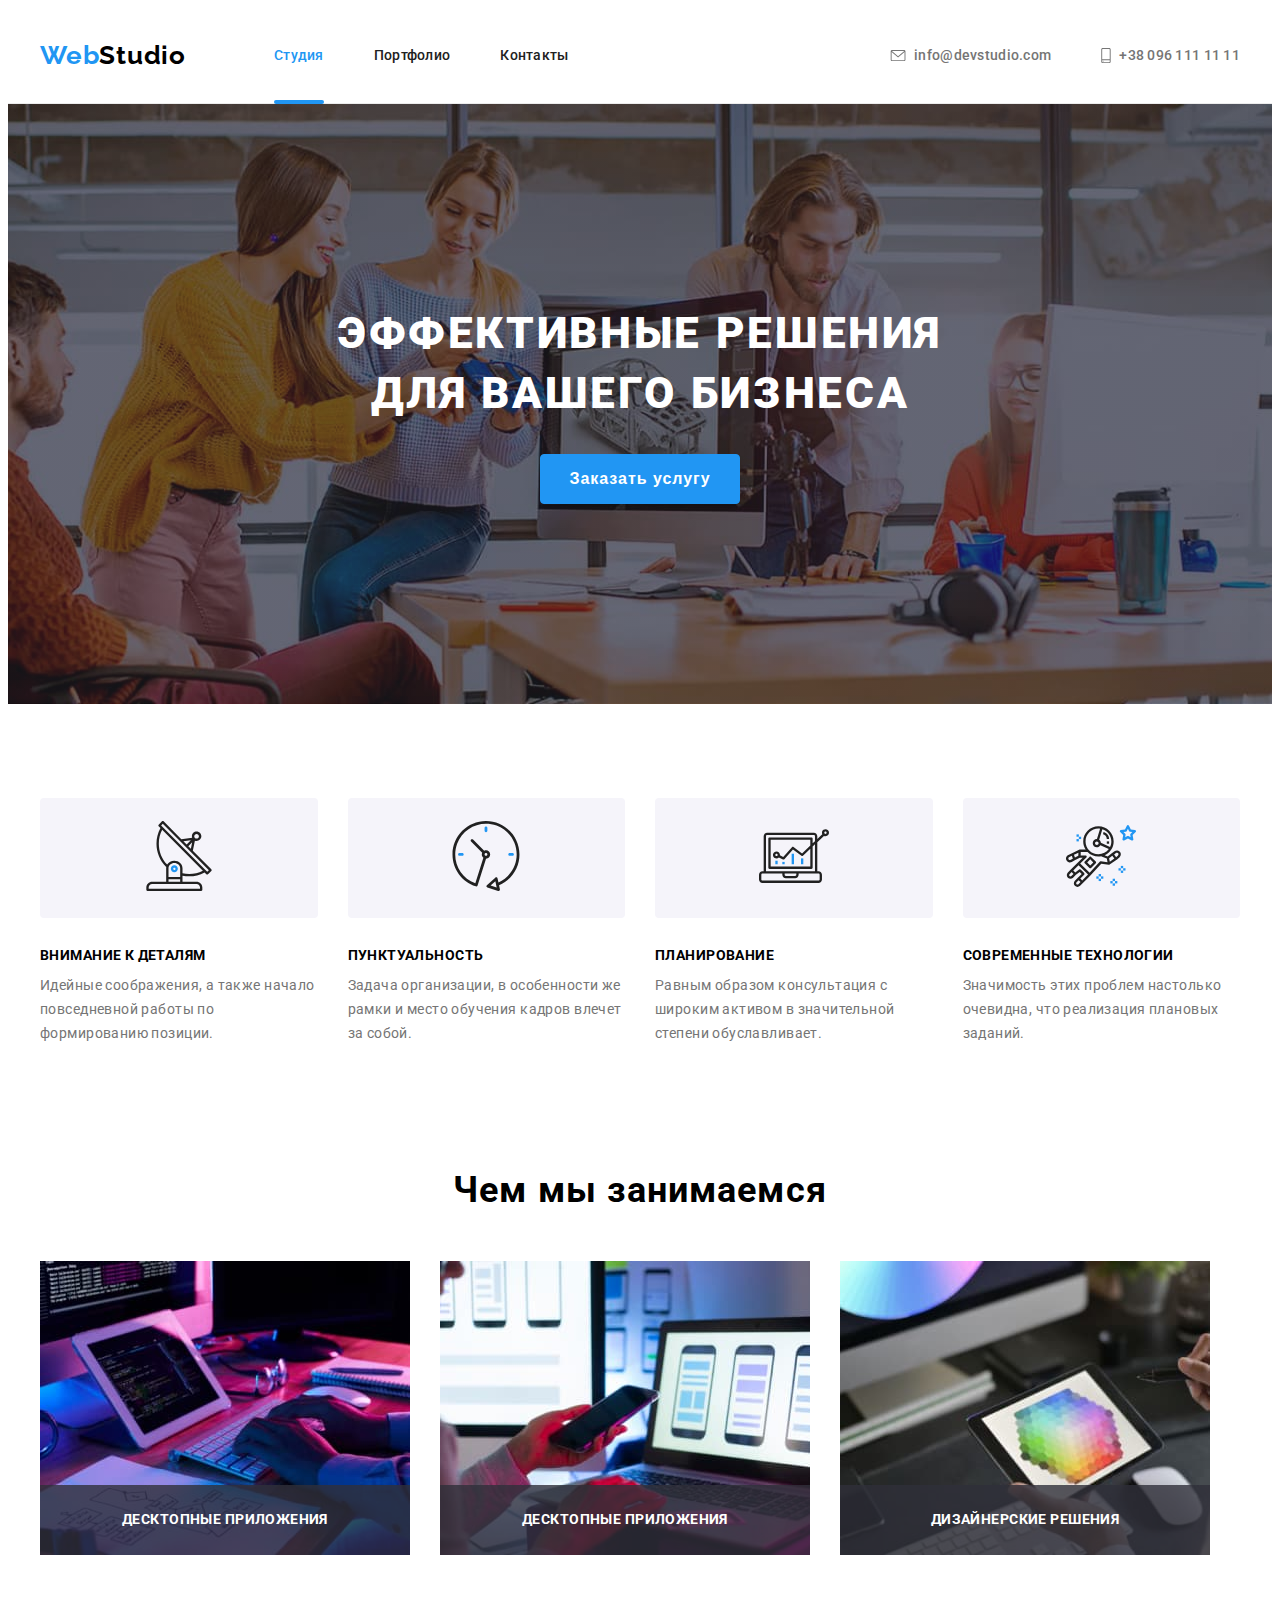
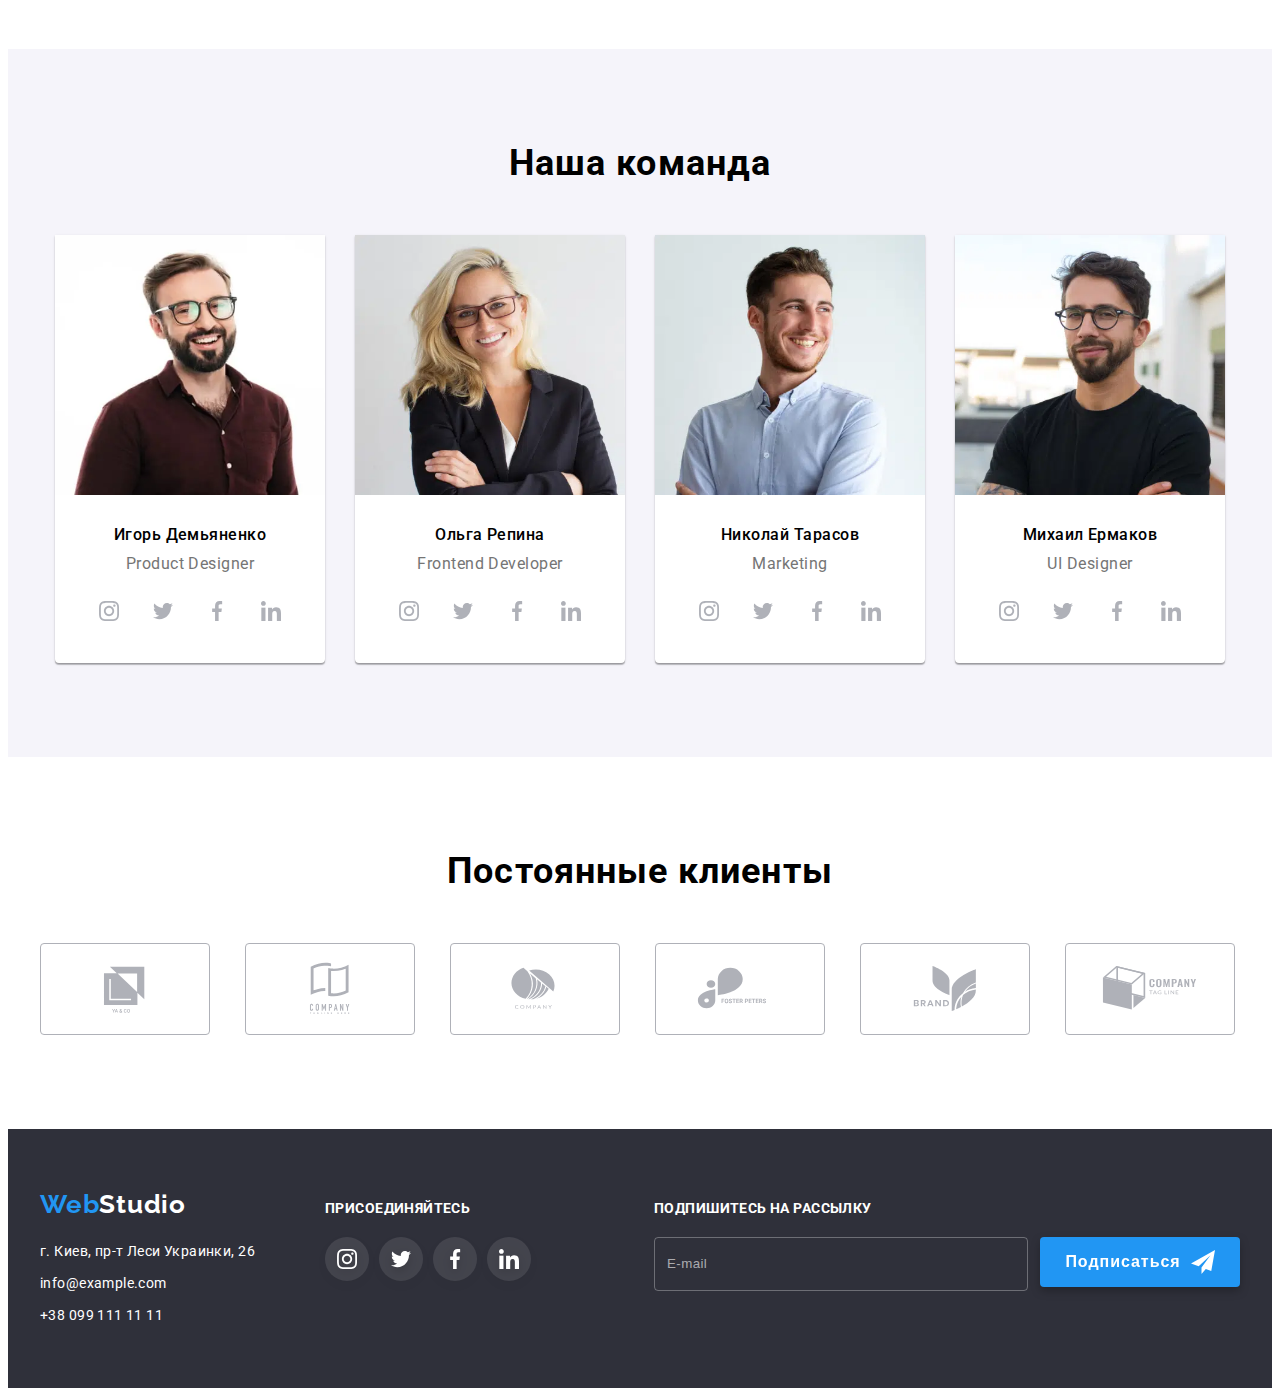
<file: index.html>
<!DOCTYPE html>
<html lang="ru">
  <head>
    <meta charset="UTF-8" />
    <meta http-equiv="X-UA-Compatible" content="IE=edge" />
    <meta name="viewport" content="width=device-width, initial-scale=1.0" />
    <title>Вэб студия</title>
    <link rel="preconnect" href="https://fonts.googleapis.com" />
    <link rel="preconnect" href="https://fonts.gstatic.com" crossorigin />
    <link
      href="https://fonts.googleapis.com/css2?family=Raleway:wght@700&family=Roboto:wght@400;500;700;900&display=swap"
      rel="stylesheet"
    />
    <link
      rel="stylesheet"
      href="https://cdnjs.cloudflare.com/ajax/libs/modern-normalize/1.1.0/modern-normalize.min.css"
      integrity="sha512-wpPYUAdjBVSE4KJnH1VR1HeZfpl1ub8YT/NKx4PuQ5NmX2tKuGu6U/JRp5y+Y8XG2tV+wKQpNHVUX03MfMFn9Q=="
      crossorigin="anonymous"
      referrerpolicy="no-referrer"
    />
    <link rel="stylesheet" href="./css/main.min.css" />
  </head>
  <!-- Body -->
  <body class="body">
    <!-- HEADER -->

    <header class="page-header">
      <div class="container page-header__container">
        <nav class="navigation">
          <a class="logo" href="" lang="en"><span class="logo__web">Web</span>Studio</a>
          <ul class="menu">
            <li class="menu__item">
              <a class="menu__link menu__link_active" href="index.html">Студия</a>
            </li>

            <li class="menu__item"><a class="menu__link" href="./portfolio.html">Портфолио</a></li>

            <li class="menu__item"><a class="menu__link" href="address">Контакты</a></li>
          </ul>
        </nav>
        <button type="button" class="mobile-menu-open-btn" data-menu-open>
          <svg class="mobile-menu-open-btn__icon" width="40" height="40">
            <use href="./imegs/icons.svg/sprite.svg#icon-burger"></use>
          </svg>
        </button>

        <ul class="menu-contacts">
          <li class="menu-contacts__item">
            <a class="menu-contacts__link" href="mailto:info@devstudio.com">
              <svg class="menu-contacts__icon" width="16" height="12">
                <use href="./imegs/icons.svg/sprite.svg#icon-mail"></use></svg
              >info@devstudio.com</a
            >
          </li>

          <li class="menu-contacts__item">
            <a class="menu-contacts__link" href="tel:+380961111111"
              ><svg class="menu-contacts__icon" width="10" height="16">
                <use href="./imegs/icons.svg/sprite.svg#icon-smartphone"></use>
              </svg>
              +38 096 111 11 11</a
            >
          </li>
        </ul>
      </div>
    </header>

    <main>
      <!-- Hero -->

      <section class="hero">
        <div class="container title-order-btn">
          <h1 class="hero__title">ЭФФЕКТИВНЫЕ РЕШЕНИЯ ДЛЯ ВАШЕГО БИЗНЕСА</h1>
          <button class="hero__modal-button" type="button" data-modal-open>Заказать услугу</button>
        </div>
      </section>

      <!-- /Hero -->

      <!-- Peculiarities -->

      <section class="section">
        <div class="container">
          <h2 class="visually-hidden">Особенности</h2>

          <ul class="peculiarities__list">
            <li class="peculiarities__item">
              <div class="peculiarities__container">
                <a href="" class="peculiarities__link">
                  <svg class="peculiarities__icon" width="70" height="70">
                    <use href="./imegs/icons.svg/sprite.svg#icon-antenna"></use>
                  </svg>
                </a>
              </div>
              <h3 class="peculiarities__title">Внимание к деталям</h3>
              <p class="peculiarities__description">
                Идейные соображения, а также начало повседневной работы по формированию позиции.
              </p>
            </li>
            <li class="peculiarities__item">
              <div class="peculiarities__container">
                <a href="" class="peculiarities__link">
                  <svg class="peculiarities__icon" width="70" height="70">
                    <use href="./imegs/icons.svg/sprite.svg#icon-clock"></use>
                  </svg>
                </a>
              </div>
              <h3 class="peculiarities__title">Пунктуальность</h3>
              <p class="peculiarities__description">
                Задача организации, в особенности же рамки и место обучения кадров влечет за собой.
              </p>
            </li>
            <li class="peculiarities__item">
              <div class="peculiarities__container">
                <a href="" class="peculiarities__link">
                  <svg class="peculiarities__icon" width="70" height="70">
                    <use href="./imegs/icons.svg/sprite.svg#icon-diagram"></use>
                  </svg>
                </a>
              </div>
              <h3 class="peculiarities__title">Планирование</h3>
              <p class="peculiarities__description">
                Равным образом консультация с широким активом в значительной степени обуславливает.
              </p>
            </li>
            <li class="peculiarities__item">
              <div class="peculiarities__container">
                <a href="" class="peculiarities__link">
                  <svg class="peculiarities__icon" width="70" height="70">
                    <use href="./imegs/icons.svg/sprite.svg#icon-astronaut"></use>
                  </svg>
                </a>
              </div>
              <h3 class="peculiarities__title">Современные технологии</h3>
              <p class="peculiarities__description">
                Значимость этих проблем настолько очевидна, что реализация плановых заданий.
              </p>
            </li>
          </ul>
        </div>
      </section>

      <!-- Services -->

      <section class="services section">
        <div class="container">
          <h2 class="section__description">Чем мы занимаемся</h2>
          <ul class="services__container">
            <li class="services__foto">
              <div class="services__applications">
                <img
                  srcset="
                    ./imegs/services/distop/distop.jpg    1x,
                    ./imegs/services/distop/distop@2x.jpg 2x
                  "
                  src="./imegs/gallery/gallery-img-1.jpg"
                  alt="набор текста"
                  width="370"
                  height="294"
                />
                <p class="services__text">Десктопные приложения</p>
              </div>
            </li>
            <li class="services__foto">
              <div class="services__applications">
                <img
                  srcset="./imegs/services/mob/img.jpg 1x, ./imegs/services/mob/img@2x.jpg 2x"
                  src="./imegs/gallery/gallery-img-2.jpg"
                  alt="телефон и ноутбук"
                  width="370"
                  height="294"
                />
                <p class="services__text">Десктопные приложения</p>
              </div>
            </li>
            <li class="services__foto">
              <div class="services__applications">
                <img
                  srcset="./imegs/services/disain/img.jpg 1x, ./imegs/services/disain/img@2x.jpg 2x"
                  src="./imegs/gallery/gallery-img-3.jpg"
                  alt="гамма цветов"
                  width="370"
                  height="294"
                />
                <p class="services__text">Дизайнерские решения</p>
              </div>
            </li>
          </ul>
        </div>
      </section>

      <!-- /Services -->

      <!-- Team -->

      <section class="team section">
        <div class="container">
          <h2 class="section__description">Наша команда</h2>
          <ul class="team-container">
            <li class="team-foto">
              <picture>
                <source
                  srcset="
                    ./imegs/team/destop/igor/img.webp    1x,
                    ./imegs/team/destop/igor/img@2x.webp 2x
                  "
                  media="(min-width: 1200px)"
                  type="image/webp"
                />
                <source
                  srcset="
                    ./imegs/team/destop/igor/img.jpg    1x,
                    ./imegs/team/destop/igor/img@2x.jpg 2x
                  "
                  media="(min-width: 1200px)"
                />
                <source
                  srcset="
                    ./imegs/team/destop/igor/img.webp    1x,
                    ./imegs/team/destop/igor/img@2x.webp 2x
                  "
                  media="(min-width: 768px)"
                  type="image/webp"
                />
                <source
                  srcset="
                    ./imegs/team/destop/igor/img.jpg    1x,
                    ./imegs/team/destop/igor/img@2x.jpg 2x
                  "
                  media="(min-width: 768px)"
                />
                <source
                  srcset="
                    ./imegs/team/destop/igor/img.webp    1x,
                    ./imegs/team/destop/igor/img@2x.webp 2x
                  "
                  media="(max-width: 767px)"
                  type="image/webp"
                />
                <source
                  srcset="
                    ./imegs/team/destop/igor/img.jpg    1x,
                    ./imegs/team/destop/igor/img@2x.jpg 2x
                  "
                  media="(max-width: 767px)"
                />
                <img
                  src="./imegs/gallery-2/gallery-2-img-1.jpg"
                  alt="Игорь Демьяненко"
                  class="team-img"
                />
              </picture>

              <div class="team-employe">
                <h3 class="team-name">Игорь Демьяненко</h3>
                <p class="team-responsibilities" lang="en">Product Designer</p>
                <ul class="team-list">
                  <li class="team-item">
                    <a href="" class="team-link">
                      <svg class="team-icon" width="20" height="20">
                        <use href="./imegs/icons.svg/sprite.svg#icon-instagram"></use>
                      </svg>
                    </a>
                  </li>
                  <li class="team-item">
                    <a href="" class="team-link">
                      <svg class="team-icon" width="20" height="20">
                        <use href="./imegs/icons.svg/sprite.svg#icon-twitter"></use>
                      </svg>
                    </a>
                  </li>
                  <li class="team-item">
                    <a href="" class="team-link">
                      <svg class="team-icon" width="20" height="20">
                        <use href="./imegs/icons.svg/sprite.svg#icon-facebook"></use>
                      </svg>
                    </a>
                  </li>
                  <li class="team-item">
                    <a href="" class="team-link">
                      <svg class="team-icon" width="20" height="20">
                        <use href="./imegs/icons.svg/sprite.svg#icon-linkedin"></use>
                      </svg>
                    </a>
                  </li>
                </ul>
              </div>
            </li>

            <li class="team-foto">
              <picture>
                <source
                  srcset="
                    ./imegs/team/destop/olga/img.webp    1x,
                    ./imegs/team/destop/olga/img@2x.webp 2x
                  "
                  media="(min-width: 1200px)"
                  type="image/webp"
                />
                <source
                  srcset="
                    ./imegs/team/destop/olga/img.jpg    1x,
                    ./imegs/team/destop/olga/img@2x.jpg 2x
                  "
                  media="(min-width: 1200px)"
                />
                <source
                  srcset="
                    ./imegs/team/destop/olga/img.webp    1x,
                    ./imegs/team/destop/olga/img@2x.webp 2x
                  "
                  media="(min-width: 768px)"
                  type="image/webp"
                />
                <source
                  srcset="
                    ./imegs/team/destop/olga/img.jpg    1x,
                    ./imegs/team/destop/olga/img@2x.jpg 2x
                  "
                  media="(min-width: 768px)"
                />
                <source
                  srcset="
                    ./imegs/team/destop/olga/img.webp    1x,
                    ./imegs/team/destop/olga/img@2x.webp 2x
                  "
                  media="(max-width: 767px)"
                  type="image/webp"
                />
                <source
                  srcset="
                    ./imegs/team/destop/olga/img.jpg    1x,
                    ./imegs/team/destop/olga/img@2x.jpg 2x
                  "
                  media="(max-width: 767px)"
                />
                <img
                  src="./imegs/gallery-2/gallery-2-img-2.jpg"
                  alt="Ольга Репина"
                  class="team-img"
                />
              </picture>

              <div class="team-employe">
                <h3 class="team-name">Ольга Репина</h3>
                <p class="team-responsibilities" lang="en">Frontend Developer</p>
                <ul class="team-list">
                  <li class="team-item">
                    <a href="" class="team-link">
                      <svg class="team-icon" width="20" height="20">
                        <use href="./imegs/icons.svg/sprite.svg#icon-instagram"></use>
                      </svg>
                    </a>
                  </li>
                  <li class="team-item">
                    <a href="" class="team-link">
                      <svg class="team-icon" width="20" height="20">
                        <use href="./imegs/icons.svg/sprite.svg#icon-twitter"></use>
                      </svg>
                    </a>
                  </li>
                  <li class="team-item">
                    <a href="" class="team-link">
                      <svg class="team-icon" width="20" height="20">
                        <use href="./imegs/icons.svg/sprite.svg#icon-facebook"></use>
                      </svg>
                    </a>
                  </li>
                  <li class="team-item">
                    <a href="" class="team-link">
                      <svg class="team-icon" width="20" height="20">
                        <use href="./imegs/icons.svg/sprite.svg#icon-linkedin"></use>
                      </svg>
                    </a>
                  </li>
                </ul>
              </div>
            </li>

            <li class="team-foto">
              <picture>
                <source
                  srcset="
                    ./imegs/team/destop/nikola/img.webp    1x,
                    ./imegs/team/destop/nikola/img@2x.webp 2x
                  "
                  media="(min-width: 1200px)"
                  type="image/webp"
                />
                <source
                  srcset="
                    ./imegs/team/destop/nikola/img.jpg    1x,
                    ./imegs/team/destop/nikola/img@2x.jpg 2x
                  "
                  media="(min-width: 1200px)"
                />
                <source
                  srcset="
                    ./imegs/team/destop/nikola/img.webp    1x,
                    ./imegs/team/destop/nikola/img@2x.webp 2x
                  "
                  media="(min-width: 768px)"
                  type="image/webp"
                />
                <source
                  srcset="
                    ./imegs/team/destop/nikola/img.jpg    1x,
                    ./imegs/team/destop/nikola/img@2x.jpg 2x
                  "
                  media="(min-width: 768px)"
                />
                <source
                  srcset="
                    ./imegs/team/destop/nikola/img.webp    1x,
                    ./imegs/team/destop/nikola/img@2x.webp 2x
                  "
                  media="(max-width: 767px)"
                  type="image/webp"
                />
                <source
                  srcset="
                    ./imegs/team/destop/nikola/img.jpg    1x,
                    ./imegs/team/destop/nikola/img@2x.jpg 2x
                  "
                  media="(max-width: 767px)"
                />
                <img
                  src="./imegs/gallery-2/gallery-2-img-3.jpg"
                  alt="Николай Тарасов"
                  class="team-img"
                />
              </picture>

              <div class="team-employe">
                <h3 class="team-name">Николай Тарасов</h3>
                <p class="team-responsibilities" lang="en">Marketing</p>
                <ul class="team-list">
                  <li class="team-item">
                    <a href="" class="team-link">
                      <svg class="team-icon" width="20" height="20">
                        <use href="./imegs/icons.svg/sprite.svg#icon-instagram"></use>
                      </svg>
                    </a>
                  </li>
                  <li class="team-item">
                    <a href="" class="team-link">
                      <svg class="team-icon" width="20" height="20">
                        <use href="./imegs/icons.svg/sprite.svg#icon-twitter"></use>
                      </svg>
                    </a>
                  </li>
                  <li class="team-item">
                    <a href="" class="team-link">
                      <svg class="team-icon" width="20" height="20">
                        <use href="./imegs/icons.svg/sprite.svg#icon-facebook"></use>
                      </svg>
                    </a>
                  </li>
                  <li class="team-item">
                    <a href="" class="team-link">
                      <svg class="team-icon" width="20" height="20">
                        <use href="./imegs/icons.svg/sprite.svg#icon-linkedin"></use>
                      </svg>
                    </a>
                  </li>
                </ul>
              </div>
            </li>

            <li class="team-foto">
              <picture>
                <source
                  srcset="
                    ./imegs/team/destop/mihal/img.webp    1x,
                    ./imegs/team/destop/mihal/img@2x.webp 2x
                  "
                  media="(min-width: 1200px)"
                  type="image/webp"
                />
                <source
                  srcset="
                    ./imegs/team/destop/mihal/img.jpg    1x,
                    ./imegs/team/destop/mihal/img@2x.jpg 2x
                  "
                  media="(min-width: 1200px)"
                />
                <source
                  srcset="
                    ./imegs/team/destop/mihal/img.webp    1x,
                    ./imegs/team/destop/mihal/img@2x.webp 2x
                  "
                  media="(min-width: 768px)"
                  type="image/webp"
                />
                <source
                  srcset="
                    ./imegs/team/destop/mihal/img.jpg    1x,
                    ./imegs/team/destop/mihal/img@2x.jpg 2x
                  "
                  media="(min-width: 768px)"
                />
                <source
                  srcset="
                    ./imegs/team/destop/mihal/img.webp    1x,
                    ./imegs/team/destop/mihal/img@2x.webp 2x
                  "
                  media="(max-width: 767px)"
                  type="image/webp"
                />
                <source
                  srcset="
                    ./imegs/team/destop/mihal/img.jpg    1x,
                    ./imegs/team/destop/mihal/img@2x.jpg 2x
                  "
                  media="(max-width: 767px)"
                />
                <img
                  src="./imegs/gallery-2/gallery-2-img-4.jpg"
                  alt="Михаил Ермаков"
                  class="team-img"
                />
              </picture>

              <div class="team-employe">
                <h3 class="team-name">Михаил Ермаков</h3>
                <p class="team-responsibilities" lang="en">UI Designer</p>
                <ul class="team-list">
                  <li class="team-item">
                    <a href="" class="team-link">
                      <svg class="team-icon" width="20" height="20">
                        <use href="./imegs/icons.svg/sprite.svg#icon-instagram"></use>
                      </svg>
                    </a>
                  </li>
                  <li class="team-item">
                    <a href="" class="team-link">
                      <svg class="team-icon" width="20" height="20">
                        <use href="./imegs/icons.svg/sprite.svg#icon-twitter"></use>
                      </svg>
                    </a>
                  </li>
                  <li class="team-item">
                    <a href="" class="team-link">
                      <svg class="team-icon" width="20" height="20">
                        <use href="./imegs/icons.svg/sprite.svg#icon-facebook"></use>
                      </svg>
                    </a>
                  </li>
                  <li class="team-item">
                    <a href="" class="team-link">
                      <svg class="team-icon" width="20" height="20">
                        <use href="./imegs/icons.svg/sprite.svg#icon-linkedin"></use>
                      </svg>
                    </a>
                  </li>
                </ul>
              </div>
            </li>
          </ul>
        </div>
      </section>

      <!--/ Team -->

      <!--Regular-customers-->

      <section class="section">
        <div class="container">
          <h2 class="section__description">Постоянные клиенты</h2>
          <ul class="customers">
            <li class="customers-list">
              <a href="" class="customers-link">
                <svg class="customers-icon" width="106" height="60">
                  <use href="./imegs/icons.svg/sprite.svg#icon-yaco"></use>
                </svg>
              </a>
            </li>
            <li class="customers-list">
              <a href="" class="customers-link">
                <svg class="customers-icon" width="106" height="60">
                  <use href="./imegs/icons.svg/sprite.svg#icon-company"></use>
                </svg>
              </a>
            </li>
            <li class="customers-list">
              <a href="" class="customers-link">
                <svg class="customers-icon" width="106" height="60">
                  <use href="./imegs/icons.svg/sprite.svg#icon-comp"></use>
                </svg>
              </a>
            </li>
            <li class="customers-list">
              <a href="" class="customers-link">
                <svg class="customers-icon" width="106" height="60">
                  <use href="./imegs/icons.svg/sprite.svg#icon-foster"></use>
                </svg>
              </a>
            </li>
            <li class="customers-list">
              <a href="" class="customers-link">
                <svg class="customers-icon" width="106" height="60">
                  <use href="./imegs/icons.svg/sprite.svg#icon-brand"></use>
                </svg>
              </a>
            </li>
            <li class="customers-list">
              <a href="" class="customers-link">
                <svg class="customers-icon" width="106" height="60">
                  <use href="./imegs/icons.svg/sprite.svg#icon-tag"></use>
                </svg>
              </a>
            </li>
          </ul>
        </div>
      </section>

      <!--/Regular-customers-->
    </main>

    <!-- Address-footer -->

    <footer class="footer">
      <div class="container address">
        <div class="logo-footer-address">
          <a class="logo logo-footer_theme_dark" href="" lang="en"
            ><span class="logo-footer_theme_dark_web">Web</span>Studio</a
          >

          <address>
            <ul class="list">
              <li class="list__address">
                <a
                  class="list__address-contacts"
                  href="https://www.google.com/maps/place/%D0%B1%D1%83%D0%BB.+%D0%9B%D0%B5%D1%81%D0%B8+%D0%A3%D0%BA%D1%80%D0%B0%D0%B8%D0%BD%D0%BA%D0%B8,+26,+%D0%9A%D0%B8%D0%B5%D0%B2,+%D0%A3%D0%BA%D1%80%D0%B0%D0%B8%D0%BD%D0%B0,+02000/@50.4265807,30.5361918,17z/data=!3m1!4b1!4m5!3m4!1s0x40d4cf0e033ecbe9:0x57a4dffefec77da0!8m2!3d50.4265807!4d30.5383858"
                  target="_blank"
                  rel="noopener noreferrer"
                  >г. Киев, пр-т Леси Украинки, 26</a
                >
              </li>
              <li class="list__address">
                <a class="list__address-contacts" href="mailto:info@example.com"
                  >info@example.com</a
                >
              </li>
              <li class="list__address">
                <a class="list__address-contacts" href="tel:+380991111111">+38 099 111 11 11</a>
              </li>
            </ul>
          </address>
        </div>

        <!--Join -->

        <div class="join">
          <h2 class="join__verb">присоединяйтесь</h2>
          <ul class="join__list list">
            <li class="join__items">
              <a href="" class="join__link">
                <svg class="join__icon" width="20" height="20">
                  <use href="./imegs/icons.svg/sprite.svg#icon-instagram"></use>
                </svg>
              </a>
            </li>
            <li class="join__items">
              <a href="" class="join__link">
                <svg class="join__icon" width="20" height="20">
                  <use href="./imegs/icons.svg/sprite.svg#icon-twitter"></use>
                </svg>
              </a>
            </li>
            <li class="join__items">
              <a href="" class="join__link">
                <svg class="join__icon" width="20" height="20">
                  <use href="./imegs/icons.svg/sprite.svg#icon-facebook"></use>
                </svg>
              </a>
            </li>
            <li class="join__items">
              <a href="" class="join__link">
                <svg class="join__icon" width="20" height="20">
                  <use href="./imegs/icons.svg/sprite.svg#icon-linkedin"></use>
                </svg>
              </a>
            </li>
          </ul>
        </div>

        <!-- /Join -->

        <!--Form-->

        <form class="form-subscription">
          <p class="form-subscription__text">Подпишитесь на рассылку</p>
          <span class="form-subscription__unit">
            <input
              type="email"
              class="form-subscription__email"
              name="e-mail"
              pattern=""
              placeholder="E-mail"
            />
            <span class="form-conteiner">
              <button class="form-subscription__button" type="submit">
                Подписаться<svg class="form-subscription__icon" width="24" height="24">
                  <use href="./imegs/icons.svg/sprite.svg#icon-send"></use>
                </svg>
              </button>
            </span>
          </span>
        </form>

        <!--/Form-->
      </div>
    </footer>

    <!-- /Address-footer -->

    <!--Mobile-Menu-->

    <div class="mobile-menu" data-menu>
      <div class="container mobile-menu__container">
        <button type="button" class="mobile-menu__close-btn" data-menu-close>
          <svg class="mobile-menu__close-icon" width="40" height="40">
            <use href="./imegs/icons.svg/sprite.svg#icon-close"></use>
          </svg>
        </button>

        <ul class="menu-contact">
          <li class="menu-contact__item">
            <a class="menu-contact__link_active" href="index.html">Студия</a>
          </li>

          <li class="menu-contact__item">
            <a class="menu-contact__link" href="./portfolio.html">Портфолио</a>
          </li>

          <li class="menu-contact__item">
            <a class="menu-contact__link" href="address">Контакты</a>
          </li>
        </ul>

        <div class="mobile-bootom">
          <ul class="mobile-bootom__menu">
            <li class="mobile-bootom__item">
              <a class="mobile-bootom__link-tel" href="tel:+380961111111">+38 096 111 11 11</a>
            </li>
            <li class="mobile-bootom__item">
              <a class="mobile-bootom__link-mailo" href="mailto:info@devstudio.com"
                >info@devstudio.com</a
              >
            </li>
          </ul>

          <ul class="mobile-bootom__socials">
            <li class="mobile-bootom__socials-item">
              <a class="mobile-bootom__socials-link" href="">Instagram</a>
            </li>
            <li class="mobile-bootom__socials-item">
              <a class="mobile-bootom__socials-link" href="">Twitter</a>
            </li>
            <li class="mobile-bootom__socials-item">
              <a class="mobile-bootom__socials-link" href="">Facebook</a>
            </li>
            <li class="mobile-bootom__socials-item">
              <a class="mobile-bootom__socials-link" href="">LinkedIn</a>
            </li>
          </ul>
        </div>
      </div>
    </div>

    <!--/Mobile-Menu-->

    <!-- Modal -->

    <div class="backdrop is-hidden" data-modal>
      <div class="modal">
        <button type="button" class="modal-close-btn" data-modal-close>
          <svg class="modal-close-btn-icon" width="18" height="18">
            <use href="./imegs/icons.svg/sprite.svg#icon-close"></use>
          </svg>
        </button>

        <form class="cont-form">
          <b class="cont-form-text">Оставьте свои данные, мы вам перезвоним</b>
          <label class="cont-form-field">
            <span class="cont-form-field-key">Имя</span>
            <span class="cont-form-input-wrapper">
              <input
                class="cont-form-input"
                type="text"
                required
                name="user-name"
                pattern="[a-zA-Z]*"
                title="Pavel"
              />
              <svg class="cont-form-icon" width="18" height="18">
                <use href="./imegs/icons.svg/sprite.svg#icon-name"></use>
              </svg>
            </span>
          </label>
          <label class="cont-form-field">
            <span class="cont-form-field-key">Телефон</span>
            <span class="cont-form-input-wrapper">
              <input
                class="cont-form-input"
                type="tel"
                required
                name="user-phone-number"
                pattern="[0-9]{3}-[0-9]{3}-[0-9]{2}-[0-9]{2}"
                title="XXX-XXX-XX-XX"
              />
              <svg class="cont-form-icon" width="18" height="18">
                <use href="./imegs/icons.svg/sprite.svg#icon-tel"></use>
              </svg>
            </span>
          </label>
          <label class="cont-form-field">
            <span class="cont-form-field-key">Почта</span>
            <span class="cont-form-input-wrapper">
              <input class="cont-form-input" type="email" name="user-email" />
              <svg class="cont-form-icon" width="18" height="18">
                <use href="./imegs/icons.svg/sprite.svg#icon-email"></use>
              </svg>
            </span>
          </label>
          <label class="cont-form-textarea">
            <span class="cont-form-field-key">Комментарий</span>
            <textarea
              class="cont-form-message"
              placeholder="Введите текст"
              name="user_message"
            ></textarea>
          </label>

          <input
            type="checkbox"
            class="contact-form-checkbox visually-hidden"
            id="checkbox-policy"
            name="user_policy"
          />
          <label for="checkbox-policy" class="contact-form-checkbox-label"
            >Соглашаюсь с рассылкой и принимаю&nbsp;<a class="policy-treaty" href=""
              >Условия договора</a
            ></label
          >
          <button type="submit" class="cont-form-btn">Отправить</button>
        </form>
      </div>
    </div>

    <!-- /Modal -->
    <script src="./js/menu.js"></script>
    <script src="./js/modal.js"></script>
  </body>
</html>
</file>
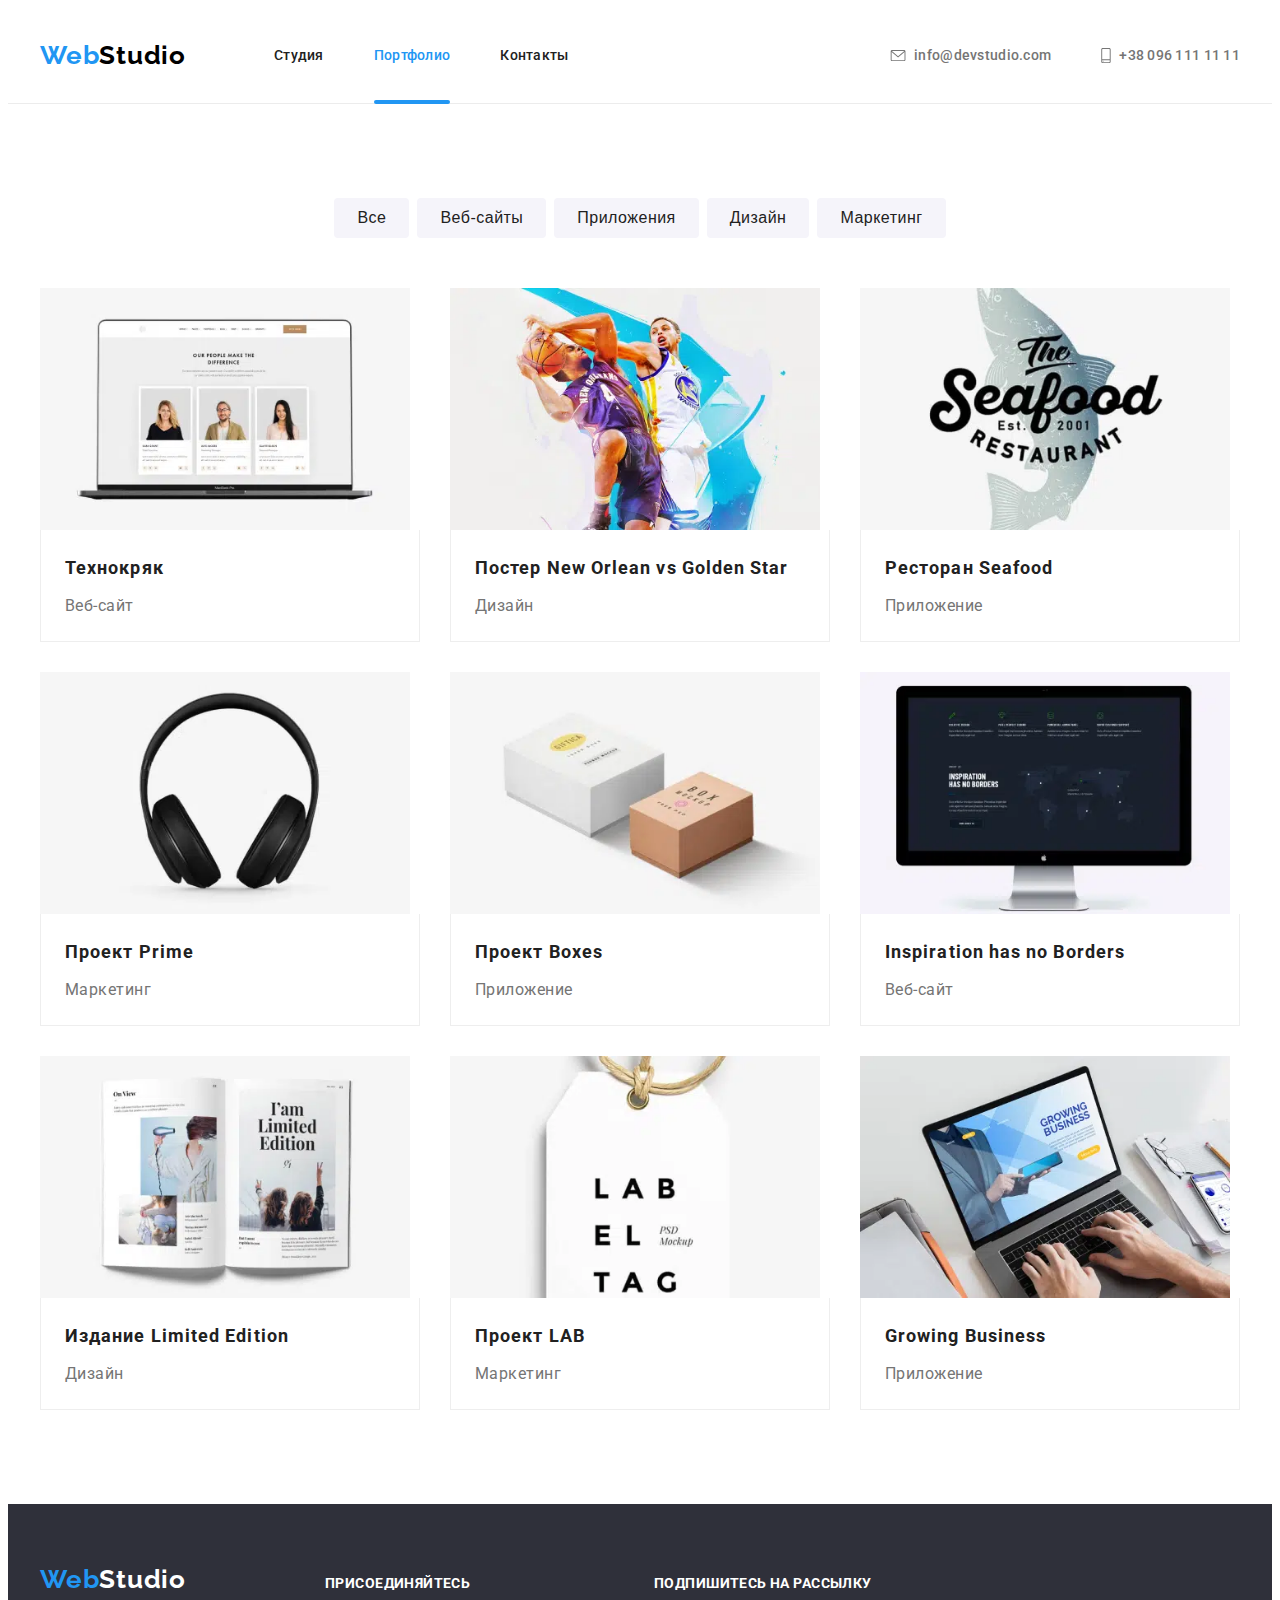
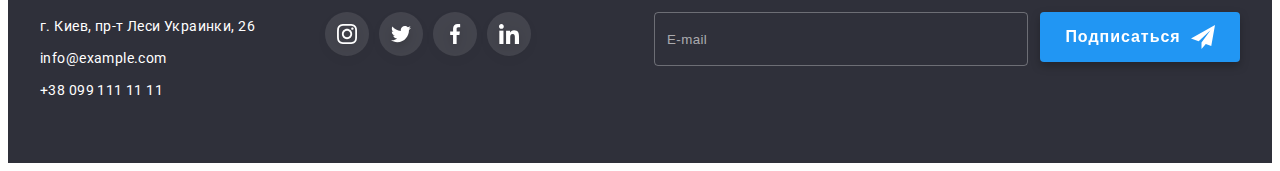
<file: portfolio.html>
<!DOCTYPE html>
<html lang="ru">
  <head>
    <meta charset="UTF-8" />
    <meta http-equiv="X-UA-Compatible" content="IE=edge" />
    <meta name="viewport" content="width=device-width, initial-scale=1.0" />
    <title>Вэб студия</title>
    <link rel="preconnect" href="https://fonts.googleapis.com" />
    <link rel="preconnect" href="https://fonts.gstatic.com" crossorigin />
    <link
      href="https://fonts.googleapis.com/css2?family=Raleway:wght@700&family=Roboto:wght@400;500;700;900&display=swap"
      rel="stylesheet"
    />
    <link
      rel="stylesheet"
      href="https://cdnjs.cloudflare.com/ajax/libs/modern-normalize/1.1.0/modern-normalize.min.css"
      integrity="sha512-wpPYUAdjBVSE4KJnH1VR1HeZfpl1ub8YT/NKx4PuQ5NmX2tKuGu6U/JRp5y+Y8XG2tV+wKQpNHVUX03MfMFn9Q=="
      crossorigin="anonymous"
      referrerpolicy="no-referrer"
    />
    <link rel="stylesheet" href="./css/main.min.css" />
  </head>
  <!-- Body -->
  <body class="body">
    <!-- HEADER -->

    <header class="page-header">
      <div class="container page-header__container">
        <nav class="navigation">
          <a class="logo" href="" lang="en"><span class="logo__web">Web</span>Studio</a>
          <ul class="menu">
            <li class="menu__item"><a class="menu__link" href="index.html">Студия</a></li>

            <li class="menu__item">
              <a class="menu__link menu__link_active" href="./portfolio.html">Портфолио</a>
            </li>

            <li class="menu__item"><a class="menu__link" href="address">Контакты</a></li>
          </ul>
        </nav>
        <button type="button" class="mobile-menu-open-btn" data-menu-open>
          <svg class="mobile-menu-open-btn__icon" width="40" height="40">
            <use href="./imegs/icons.svg/sprite.svg#icon-burger"></use>
          </svg>
        </button>

        <ul class="menu-contacts">
          <li class="menu-contacts__item">
            <a class="menu-contacts__link" href="mailto:info@devstudio.com">
              <svg class="menu-contacts__icon" width="16" height="12">
                <use href="./imegs/icons.svg/sprite.svg#icon-mail"></use></svg
              >info@devstudio.com</a
            >
          </li>

          <li class="menu-contacts__item">
            <a class="menu-contacts__link" href="tel:+380961111111"
              ><svg class="menu-contacts__icon" width="10" height="16">
                <use href="./imegs/icons.svg/sprite.svg#icon-smartphone"></use>
              </svg>
              +38 096 111 11 11</a
            >
          </li>
        </ul>
      </div>
    </header>
    <!-- ======Main====== -->

    <!-- ======Buttons porfolio====== -->
    <main>
      <section class="section">
        <div class="container">
          <h1 class="visually-hidden">кнопки</h1>
          <ul class="buttons-porfolio">
            <li class="buttons-cont-portfol">
              <button class="buttons-porfolio-all" type="button">Все</button>
            </li>
            <li class="buttons-cont-portfol">
              <button class="buttons-porfolio-all" type="button">Веб-сайты</button>
            </li>
            <li class="buttons-cont-portfol">
              <button class="buttons-porfolio-all" type="button">Приложения</button>
            </li>
            <li class="buttons-cont-portfol">
              <button class="buttons-porfolio-all" type="button">Дизайн</button>
            </li>
            <li class="buttons-cont-portfol">
              <button class="buttons-porfolio-all" type="button">Маркетинг</button>
            </li>
          </ul>

          <!-- ======/Buttons porfolio====== -->

          <!-- Developments -->

          <ul class="developments">
            <li class="developments-all">
              <a href="" class="developments-link">
                <div class="resource">
                  <picture>
                    <source
                      srcset="
                        ./imegs/developments/destop/tehno/img.webp 1x,
                        ./imegs/developments/destop/tehno/img.webp 2x
                      "
                      media="(min-width: 1200px)"
                      type="image/webp"
                    />
                    <source
                      srcset="
                        ./imegs/developments/destop/tehno/img.jpg    1x,
                        ./imegs/developments/destop/tehno/img@2x.jpg 2x
                      "
                      media="(min-width: 1200px)"
                    />
                    <source
                      srcset="
                        ./imegs/developments/tablet/tehno/img.webp    1x,
                        ./imegs/developments/tablet/tehno/img@2x.webp 2x
                      "
                      media="(min-width: 768px)"
                      type="image/webp"
                    />
                    <source
                      srcset="
                        ./imegs/developments/tablet/tehno/img.jpg    1x,
                        ./imegs/developments/tablet/tehno/img@2x.jpg 2x
                      "
                      media="(min-width: 768px)"
                    />
                    <source
                      srcset="
                        ./imegs/developments/mob/tehno/img.webp    1x,
                        ./imegs/developments/mob/tehno/img@2x.webp 2x
                      "
                      media="(max-width: 767px)"
                      type="image/webp"
                    />
                    <source
                      srcset="
                        ./imegs/developments/mob/tehno/img.jpg    1x,
                        ./imegs/developments/mob/tehno/img@2x.jpg 2x
                      "
                      media="(max-width: 767px)"
                    />
                    <img
                      src="./imegs/gallery-3/gallery-3-img-1.jpg"
                      alt="Веб-сайт"
                      class="developments-img"
                    />
                  </picture>

                  <p class="resource-text">
                    Ресурс предлагает комплексные предложения с разным уровнем функционала и
                    сервисов. Все это позволит посетителю получить исчерпывающие сведения о компании
                    или частном лице.
                  </p>
                </div>
                <div class="develop-solid">
                  <h2 class="developments-title">Технокряк</h2>
                  <p class="developments-offer">Веб-сайт</p>
                </div>
              </a>
            </li>
            <li class="developments-all">
              <a href="" class="developments-link">
                <div class="resource">
                  <picture>
                    <source
                      srcset="
                        ./imegs/developments/destop/poster/img.webp 1x,
                        ./imegs/developments/destop/poster/img.webp 2x
                      "
                      media="(min-width: 1200px)"
                      type="image/webp"
                    />
                    <source
                      srcset="
                        ./imegs/developments/destop/poster/img.jpg    1x,
                        ./imegs/developments/destop/poster/img@2x.jpg 2x
                      "
                      media="(min-width: 1200px)"
                    />
                    <source
                      srcset="
                        ./imegs/developments/tablet/poster/img.webp    1x,
                        ./imegs/developments/tablet/poster/img@2x.webp 2x
                      "
                      media="(min-width: 768px)"
                      type="image/webp"
                    />
                    <source
                      srcset="
                        ./imegs/developments/tablet/poster/img.jpg    1x,
                        ./imegs/developments/tablet/poster/img@2x.jpg 2x
                      "
                      media="(min-width: 768px)"
                    />
                    <source
                      srcset="
                        ./imegs/developments/mob/poster/img.webp    1x,
                        ./imegs/developments/mob/poster/img@2x.webp 2x
                      "
                      media="(max-width: 767px)"
                      type="image/webp"
                    />
                    <source
                      srcset="
                        ./imegs/developments/mob/poster/img.jpg    1x,
                        ./imegs/developments/mob/poster/img@2x.jpg 2x
                      "
                      media="(max-width: 767px)"
                    />
                    <img
                      src="./imegs/gallery-3/gallery-3-img-2.jpg"
                      alt="баскетболисты"
                      class="developments-img"
                    />
                  </picture>

                  <p class="resource-text">
                    Ресурс предлагает комплексные предложения с разным уровнем функционала и
                    сервисов. Все это позволит посетителю получить исчерпывающие сведения о компании
                    или частном лице.
                  </p>
                </div>
                <div class="develop-solid">
                  <h2 class="developments-title">
                    Постер<span lang="en"> New Orlean vs Golden Star</span>
                  </h2>
                  <p class="developments-offer">Дизайн</p>
                </div>
              </a>
            </li>
            <li class="developments-all">
              <a href="" class="developments-link">
                <div class="resource">
                  <picture>
                    <source
                      srcset="
                        ./imegs/developments/destop/restoran/img.webp 1x,
                        ./imegs/developments/destop/restoran/img.webp 2x
                      "
                      media="(min-width: 1200px)"
                      type="image/webp"
                    />
                    <source
                      srcset="
                        ./imegs/developments/destop/restoran/img.jpg    1x,
                        ./imegs/developments/destop/restoran/img@2x.jpg 2x
                      "
                      media="(min-width: 1200px)"
                    />
                    <source
                      srcset="
                        ./imegs/developments/tablet/restoran/img.webp    1x,
                        ./imegs/developments/tablet/restoran/img@2x.webp 2x
                      "
                      media="(min-width: 768px)"
                      type="image/webp"
                    />
                    <source
                      srcset="
                        ./imegs/developments/tablet/restoran/img.jpg    1x,
                        ./imegs/developments/tablet/restoran/img@2x.jpg 2x
                      "
                      media="(min-width: 768px)"
                    />
                    <source
                      srcset="
                        ./imegs/developments/mob/restoran/img.webp    1x,
                        ./imegs/developments/mob/restoran/img@2x.webp 2x
                      "
                      media="(max-width: 767px)"
                      type="image/webp"
                    />
                    <source
                      srcset="
                        ./imegs/developments/mob/restoran/img.jpg    1x,
                        ./imegs/developments/mob/restoran/img@2x.jpg 2x
                      "
                      media="(max-width: 767px)"
                    />
                    <img
                      src="./imegs/gallery-3/gallery-3-img-3.jpg"
                      alt="приложения"
                      class="developments-img"
                    />
                  </picture>

                  <p class="resource-text">
                    Ресурс предлагает комплексные предложения с разным уровнем функционала и
                    сервисов. Все это позволит посетителю получить исчерпывающие сведения о компании
                    или частном лице.
                  </p>
                </div>
                <div class="develop-solid">
                  <h2 class="developments-title">Ресторан <span lang="en">Seafood</span></h2>
                  <p class="developments-offer">Приложение</p>
                </div>
              </a>
            </li>
            <li class="developments-all">
              <a href="" class="developments-link">
                <div class="resource">
                  <picture>
                    <source
                      srcset="
                        ./imegs/developments/destop/prim/img.webp 1x,
                        ./imegs/developments/destop/prim/img.webp 2x
                      "
                      media="(min-width: 1200px)"
                      type="image/webp"
                    />
                    <source
                      srcset="
                        ./imegs/developments/destop/prim/img.jpg    1x,
                        ./imegs/developments/destop/prim/img@2x.jpg 2x
                      "
                      media="(min-width: 1200px)"
                    />
                    <source
                      srcset="
                        ./imegs/developments/tablet/prim/img.webp    1x,
                        ./imegs/developments/tablet/prim/img@2x.webp 2x
                      "
                      media="(min-width: 768px)"
                      type="image/webp"
                    />
                    <source
                      srcset="
                        ./imegs/developments/tablet/prim/img.jpg    1x,
                        ./imegs/developments/tablet/prim/img@2x.jpg 2x
                      "
                      media="(min-width: 768px)"
                    />
                    <source
                      srcset="
                        ./imegs/developments/mob/prim/img.webp    1x,
                        ./imegs/developments/mob/prim/img@2x.webp 2x
                      "
                      media="(max-width: 767px)"
                      type="image/webp"
                    />
                    <source
                      srcset="
                        ./imegs/developments/mob/prim/img.jpg    1x,
                        ./imegs/developments/mob/prim/img@2x.jpg 2x
                      "
                      media="(max-width: 767px)"
                    />
                    <img
                      src="./imegs/gallery-3/gallery-3-img-4.jpg"
                      alt="наушники"
                      class="developments-img"
                    />
                  </picture>

                  <p class="resource-text">
                    Ресурс предлагает комплексные предложения с разным уровнем функционала и
                    сервисов. Все это позволит посетителю получить исчерпывающие сведения о компании
                    или частном лице.
                  </p>
                </div>
                <div class="develop-solid">
                  <h2 class="developments-title">Проект <span lang="en">Prime</span></h2>
                  <p class="developments-offer">Маркетинг</p>
                </div>
              </a>
            </li>
            <li class="developments-all">
              <a href="" class="developments-link">
                <div class="resource">
                  <picture>
                    <source
                      srcset="
                        ./imegs/developments/destop/boxes/img.webp 1x,
                        ./imegs/developments/destop/boxes/img.webp 2x
                      "
                      media="(min-width: 1200px)"
                      type="image/webp"
                    />
                    <source
                      srcset="
                        ./imegs/developments/destop/boxes/img.jpg    1x,
                        ./imegs/developments/destop/boxes/img@2x.jpg 2x
                      "
                      media="(min-width: 1200px)"
                    />
                    <source
                      srcset="
                        ./imegs/developments/tablet/boxes/img.webp    1x,
                        ./imegs/developments/tablet/boxes/img@2x.webp 2x
                      "
                      media="(min-width: 768px)"
                      type="image/webp"
                    />
                    <source
                      srcset="
                        ./imegs/developments/tablet/boxes/img.jpg    1x,
                        ./imegs/developments/tablet/boxes/img@2x.jpg 2x
                      "
                      media="(min-width: 768px)"
                    />
                    <source
                      srcset="
                        ./imegs/developments/mob/boxes/img.webp    1x,
                        ./imegs/developments/mob/boxes/img@2x.webp 2x
                      "
                      media="(max-width: 767px)"
                      type="image/webp"
                    />
                    <source
                      srcset="
                        ./imegs/developments/mob/boxes/img.jpg    1x,
                        ./imegs/developments/mob/boxes/img@2x.jpg 2x
                      "
                      media="(max-width: 767px)"
                    />
                    <img
                      src="./imegs/gallery-3/gallery-3-img-5.jpg"
                      alt="две коробки"
                      class="developments-img"
                    />
                  </picture>

                  <p class="resource-text">
                    Ресурс предлагает комплексные предложения с разным уровнем функционала и
                    сервисов. Все это позволит посетителю получить исчерпывающие сведения о компании
                    или частном лице.
                  </p>
                </div>
                <div class="develop-solid">
                  <h2 class="developments-title">Проект <span lang="en">Boxes</span></h2>
                  <p class="developments-offer">Приложение</p>
                </div>
              </a>
            </li>
            <li class="developments-all">
              <a href="" class="developments-link">
                <div class="resource">
                  <picture>
                    <source
                      srcset="
                        ./imegs/developments/destop/web/img.webp 1x,
                        ./imegs/developments/destop/web/img.webp 2x
                      "
                      media="(min-width: 1200px)"
                      type="image/webp"
                    />
                    <source
                      srcset="
                        ./imegs/developments/destop/web/img.jpg    1x,
                        ./imegs/developments/destop/web/img@2x.jpg 2x
                      "
                      media="(min-width: 1200px)"
                    />
                    <source
                      srcset="
                        ./imegs/developments/tablet/web/img.webp    1x,
                        ./imegs/developments/tablet/web/img@2x.webp 2x
                      "
                      media="(min-width: 768px)"
                      type="image/webp"
                    />
                    <source
                      srcset="
                        ./imegs/developments/tablet/web/img.jpg    1x,
                        ./imegs/developments/tablet/web/img@2x.jpg 2x
                      "
                      media="(min-width: 768px)"
                    />
                    <source
                      srcset="
                        ./imegs/developments/mob/web/img.webp    1x,
                        ./imegs/developments/mob/web/img@2x.webp 2x
                      "
                      media="(max-width: 767px)"
                      type="image/webp"
                    />
                    <source
                      srcset="
                        ./imegs/developments/mob/web/img.jpg    1x,
                        ./imegs/developments/mob/web/img@2x.jpg 2x
                      "
                      media="(max-width: 767px)"
                    />
                    <img
                      src="./imegs/gallery-3/gallery-3-img-6.jpg"
                      alt="монитор"
                      class="developments-img"
                    />
                  </picture>

                  <p class="resource-text">
                    Ресурс предлагает комплексные предложения с разным уровнем функционала и
                    сервисов. Все это позволит посетителю получить исчерпывающие сведения о компании
                    или частном лице.
                  </p>
                </div>
                <div class="develop-solid">
                  <h2 class="developments-title" lang="en">Inspiration has no Borders</h2>
                  <p class="developments-offer">Веб-сайт</p>
                </div>
              </a>
            </li>
            <li class="developments-all">
              <a href="" class="developments-link">
                <div class="resource">
                  <picture>
                    <source
                      srcset="
                        ./imegs/developments/destop/izdanie/img.webp 1x,
                        ./imegs/developments/destop/izdanie/img.webp 2x
                      "
                      media="(min-width: 1200px)"
                      type="image/webp"
                    />
                    <source
                      srcset="
                        ./imegs/developments/destop/izdanie/img.jpg    1x,
                        ./imegs/developments/destop/izdanie/img@2x.jpg 2x
                      "
                      media="(min-width: 1200px)"
                    />
                    <source
                      srcset="
                        ./imegs/developments/tablet/izdanie/img.webp    1x,
                        ./imegs/developments/tablet/izdanie/img@2x.webp 2x
                      "
                      media="(min-width: 768px)"
                      type="image/webp"
                    />
                    <source
                      srcset="
                        ./imegs/developments/tablet/izdanie/img.jpg    1x,
                        ./imegs/developments/tablet/izdanie/img@2x.jpg 2x
                      "
                      media="(min-width: 768px)"
                    />
                    <source
                      srcset="
                        ./imegs/developments/mob/izdanie/img.webp    1x,
                        ./imegs/developments/mob/izdanie/img@2x.webp 2x
                      "
                      media="(max-width: 767px)"
                      type="image/webp"
                    />
                    <source
                      srcset="
                        ./imegs/developments/mob/izdanie/img.jpg    1x,
                        ./imegs/developments/mob/izdanie/img@2x.jpg 2x
                      "
                      media="(max-width: 767px)"
                    />
                    <img
                      src="./imegs/gallery-3/gallery-3-img-7.jpg"
                      alt="книга"
                      class="developments-img"
                    />
                  </picture>

                  <p class="resource-text">
                    Ресурс предлагает комплексные предложения с разным уровнем функционала и
                    сервисов. Все это позволит посетителю получить исчерпывающие сведения о компании
                    или частном лице.
                  </p>
                </div>
                <div class="develop-solid">
                  <h2 class="developments-title">Издание <span lang="en">Limited Edition</span></h2>
                  <p class="developments-offer">Дизайн</p>
                </div>
              </a>
            </li>
            <li class="developments-all">
              <a href="" class="developments-link">
                <div class="resource">
                  <picture>
                    <source
                      srcset="
                        ./imegs/developments/destop/lab/img.webp 1x,
                        ./imegs/developments/destop/lab/img.webp 2x
                      "
                      media="(min-width: 1200px)"
                      type="image/webp"
                    />
                    <source
                      srcset="
                        ./imegs/developments/destop/lab/img.jpg    1x,
                        ./imegs/developments/destop/lab/img@2x.jpg 2x
                      "
                      media="(min-width: 1200px)"
                    />
                    <source
                      srcset="
                        ./imegs/developments/tablet/lab/img.webp    1x,
                        ./imegs/developments/tablet/lab/img@2x.webp 2x
                      "
                      media="(min-width: 768px)"
                      type="image/webp"
                    />
                    <source
                      srcset="
                        ./imegs/developments/tablet/lab/img.jpg    1x,
                        ./imegs/developments/tablet/lab/img@2x.jpg 2x
                      "
                      media="(min-width: 768px)"
                    />
                    <source
                      srcset="
                        ./imegs/developments/mob/lab/img.webp    1x,
                        ./imegs/developments/mob/lab/img@2x.webp 2x
                      "
                      media="(max-width: 767px)"
                      type="image/webp"
                    />
                    <source
                      srcset="
                        ./imegs/developments/mob/lab/img.jpg    1x,
                        ./imegs/developments/mob/lab/img@2x.jpg 2x
                      "
                      media="(max-width: 767px)"
                    />
                    <img
                      src="./imegs/gallery-3/gallery-3-img-8.jpg"
                      alt="этикетка"
                      class="developments-img"
                    />
                  </picture>

                  <p class="resource-text">
                    Ресурс предлагает комплексные предложения с разным уровнем функционала и
                    сервисов. Все это позволит посетителю получить исчерпывающие сведения о компании
                    или частном лице.
                  </p>
                </div>
                <div class="develop-solid">
                  <h3 class="developments-title">Проект <span lang="en">LAB</span></h3>
                  <p class="developments-offer">Маркетинг</p>
                </div>
              </a>
            </li>
            <li class="developments-all">
              <a href="" class="developments-link">
                <div class="resource">
                  <picture>
                    <source
                      srcset="
                        ./imegs/developments/destop/groving/img.webp 1x,
                        ./imegs/developments/destop/groving/img.webp 2x
                      "
                      media="(min-width: 1200px)"
                      type="image/webp"
                    />
                    <source
                      srcset="
                        ./imegs/developments/destop/groving/img.jpg    1x,
                        ./imegs/developments/destop/groving/img@2x.jpg 2x
                      "
                      media="(min-width: 1200px)"
                    />
                    <source
                      srcset="
                        ./imegs/developments/tablet/groving/img.webp    1x,
                        ./imegs/developments/tablet/groving/img@2x.webp 2x
                      "
                      media="(min-width: 768px)"
                      type="image/webp"
                    />
                    <source
                      srcset="
                        ./imegs/developments/tablet/groving/img.jpg    1x,
                        ./imegs/developments/tablet/groving/img@2x.jpg 2x
                      "
                      media="(min-width: 768px)"
                    />
                    <source
                      srcset="
                        ./imegs/developments/mob/groving/img.webp    1x,
                        ./imegs/developments/mob/groving/img@2x.webp 2x
                      "
                      media="(max-width: 767px)"
                      type="image/webp"
                    />
                    <source
                      srcset="
                        ./imegs/developments/mob/groving/img.jpg    1x,
                        ./imegs/developments/mob/groving/img@2x.jpg 2x
                      "
                      media="(max-width: 767px)"
                    />
                    <img
                      src="./imegs/gallery-3/gallery-3-img-9.jpg"
                      alt="ноутбук"
                      class="developments-img"
                    />
                  </picture>

                  <p class="resource-text">
                    Ресурс предлагает комплексные предложения с разным уровнем функционала и
                    сервисов. Все это позволит посетителю получить исчерпывающие сведения о компании
                    или частном лице.
                  </p>
                </div>
                <div class="develop-solid">
                  <h3 class="developments-title" lang="en">Growing Business</h3>
                  <p class="developments-offer">Приложение</p>
                </div>
              </a>
            </li>
          </ul>
        </div>
        <!-- /Developments -->
      </section>
    </main>
    <!-- Address-footer -->
    <footer class="footer">
      <div class="container address">
        <div class="logo-footer-address">
          <a class="logo logo-footer_theme_dark link" href="" lang="en"
            ><span class="logo-footer_theme_dark_web">Web</span>Studio</a
          >

          <address>
            <ul class="list">
              <li class="list__address">
                <a
                  class="list__address-contacts"
                  href="https://www.google.com/maps/place/%D0%B1%D1%83%D0%BB.+%D0%9B%D0%B5%D1%81%D0%B8+%D0%A3%D0%BA%D1%80%D0%B0%D0%B8%D0%BD%D0%BA%D0%B8,+26,+%D0%9A%D0%B8%D0%B5%D0%B2,+%D0%A3%D0%BA%D1%80%D0%B0%D0%B8%D0%BD%D0%B0,+02000/@50.4265807,30.5361918,17z/data=!3m1!4b1!4m5!3m4!1s0x40d4cf0e033ecbe9:0x57a4dffefec77da0!8m2!3d50.4265807!4d30.5383858"
                  target="_blank"
                  rel="noopener noreferrer"
                  >г. Киев, пр-т Леси Украинки, 26</a
                >
              </li>
              <li class="list__address">
                <a class="list__address-contacts" href="mailto:info@example.com"
                  >info@example.com</a
                >
              </li>
              <li class="list__address">
                <a class="list__address-contacts" href="tel:+380991111111">+38 099 111 11 11</a>
              </li>
            </ul>
          </address>
        </div>

        <!-- Join -->
        <div class="join">
          <h2 class="join__verb">присоединяйтесь</h2>
          <ul class="join__list list">
            <li class="join__items">
              <a href="" class="join__link">
                <svg class="join__icon" width="20" height="20">
                  <use href="./imegs/icons.svg/sprite.svg#icon-instagram"></use>
                </svg>
              </a>
            </li>
            <li class="join__items">
              <a href="" class="join__link">
                <svg class="join__icon" width="20" height="20">
                  <use href="./imegs/icons.svg/sprite.svg#icon-twitter"></use>
                </svg>
              </a>
            </li>
            <li class="join__items">
              <a href="" class="join__link">
                <svg class="join__icon" width="20" height="20">
                  <use href="./imegs/icons.svg/sprite.svg#icon-facebook"></use>
                </svg>
              </a>
            </li>
            <li class="join__items">
              <a href="" class="join__link">
                <svg class="join__icon" width="20" height="20">
                  <use href="./imegs/icons.svg/sprite.svg#icon-linkedin"></use>
                </svg>
              </a>
            </li>
          </ul>
        </div>

        <!-- /Join -->

        <!--Form-->
        <form class="form-subscription">
          <p class="form-subscription__text">Подпишитесь на рассылку</p>
          <span class="form-subscription__unit">
            <input
              type="email"
              class="form-subscription__email"
              name="e-mail"
              pattern=""
              placeholder="E-mail"
            />
            <span class="form-conteiner">
              <button class="form-subscription__button" type="submit">
                Подписаться<svg class="form-subscription__icon" width="24" height="24">
                  <use href="./imegs/icons.svg/sprite.svg#icon-send"></use>
                </svg>
              </button>
            </span>
          </span>
        </form>

        <!--/Form-->
      </div>
    </footer>

    <!-- /Address-footer -->

    <!--Mobile-Menu-->

    <div class="mobile-menu" data-menu>
      <div class="container mobile-menu__container">
        <button type="button" class="mobile-menu__close-btn" data-menu-close>
          <svg class="mobile-menu__close-icon" width="40" height="40">
            <use href="./imegs/icons.svg/sprite.svg#icon-close"></use>
          </svg>
        </button>

        <ul class="menu-contact">
          <li class="menu-contact__item">
            <a class="menu-contact__link" href="index.html">Студия</a>
          </li>

          <li class="menu-contact__item">
            <a class="menu-contact__link_active" href="./portfolio.html">Портфолио</a>
          </li>

          <li class="menu-contact__item">
            <a class="menu-contact__link" href="address">Контакты</a>
          </li>
        </ul>
        <div class="mobile-bootom">
          <ul class="mobile-bootom__menu">
            <li class="mobile-bootom__item">
              <a class="mobile-bootom__link-tel" href="tel:+380961111111">+38 096 111 11 11</a>
            </li>
            <li class="mobile-bootom__item">
              <a class="mobile-bootom__link-mailo" href="mailto:info@devstudio.com"
                >info@devstudio.com</a
              >
            </li>
          </ul>

          <ul class="mobile-bootom__socials">
            <li class="mobile-bootom__socials-item">
              <a class="mobile-bootom__socials-link" href="">Instagram</a>
            </li>
            <li class="mobile-bootom__socials-item">
              <a class="mobile-bootom__socials-link" href="">Twitter</a>
            </li>
            <li class="mobile-bootom__socials-item">
              <a class="mobile-bootom__socials-link" href="">Facebook</a>
            </li>
            <li class="mobile-bootom__socials-item">
              <a class="mobile-bootom__socials-link" href="">LinkedIn</a>
            </li>
          </ul>
        </div>
      </div>
    </div>

    <!--/Mobile-Menu-->

    <script src="./js/menu.js"></script>
  </body>
</html>
</file>
<file: css/main.min.css>
:root{--primary-font-family: "Roboto", sans-serif;--secondary-font-family: "Raleway", sans-serif;--primary-text-color: #212121;--secondary-text-color: #757575;--accent-color: #2196f3;--additional-color: #ffffff;--background-color-hero-footer: #2f303a;--rare-color: #000000;--primary-text-size: 700;--secondary-text-size: 500;--solid: #ececec;--primary-icon-solid-color: #afb1b8;--cubic-bezier: cubic-bezier(0.4, 0, 0.2, 1)}.visually-hidden{position:absolute;width:1px;height:1px;margin:-1px;border:0;padding:0;white-space:nowrap;clip-path:inset(100%);clip:rect(0 0 0 0);overflow:hidden}h1,h2,h3,p{margin:0;margin:0}ul{list-style:none;margin-top:0;margin-bottom:0;padding-left:0}img{display:block}button{cursor:pointer}address{font-style:normal}a{text-decoration:none;color:var(--primary-text-color);text-decoration:none}.body{font-family:var(--primary-font-family)}.container{width:100%;padding-left:15px;padding-right:15px}@media screen and (min-width: 480px){.container{width:480px;margin:0 auto}}@media screen and (min-width: 768px){.container{width:768px}}@media screen and (min-width: 1200px){.container{width:1200px}}.section{padding-top:94px;padding-bottom:94px}.logo{font-family:var(--secondary-font-family);font-weight:var(--primary-text-size);font-size:26px;line-height:1.2;letter-spacing:.03em;color:var(--rare-color);margin-right:93px}.logo__web{font-family:var(--secondary-font-family);font-weight:var(--primary-text-size);font-size:26px;line-height:1.2;letter-spacing:.03em;color:var(--accent-color)}.section__description{font-weight:var(--primary-text-size);font-size:36px;line-height:1.17;text-align:center;letter-spacing:.03em;margin-bottom:50px}.form-subscription__text{display:block;font-weight:var(--primary-text-size);font-size:14px;line-height:1.14;letter-spacing:.03em;text-align:center;text-transform:uppercase;margin-bottom:20px;color:var(--additional-color)}.form-subscription__unit{display:flex;flex-direction:column}.form-subscription__email{align-items:center;width:100%;height:50px;letter-spacing:.03em;padding-left:12px;color:rgba(255,255,255,.6);border:1px solid rgba(255,255,255,.3);background-color:rgba(0,0,0,0);border-radius:4px;margin-bottom:20px}.form-subscription__email::placeholder{color:rgba(255,255,255,.6)}.form-subscription__button{padding-left:0;padding-right:0;display:inline-flex;align-items:center;justify-content:center;width:200px;height:50px;font-weight:var(--primary-text-size);font-size:16px;line-height:1.9;letter-spacing:.06em;color:var(--additional-color);background-color:var(--accent-color);border-radius:4px;border:none;filter:drop-shadow(0px 4px 4px rgba(0, 0, 0, 0.25));transition:background-color 250ms var(--cubic-bezier)}.form-subscription__button:hover,.form-subscription__button:focus{background-color:#188ce8}.form-subscription__icon{margin-left:10px;fill:var(--additional-color)}@media screen and (max-width: 767px){.form-subscription{margin-top:60px}.form-conteiner{display:flex;justify-content:center}}@media screen and (min-width: 768px){.address{display:flex;flex-direction:row;justify-content:space-around;flex-wrap:wrap}.form-subscription{display:flex;flex-direction:column;margin-top:60px}.form-subscription__email{width:450px}.form-conteiner{display:flex;justify-content:center}}@media screen and (min-width: 1200px){.form-subscription{margin-top:0px;margin-left:auto}.form-subscription__text{text-align:start}.form-subscription__email{margin-bottom:0px;width:358px}.form-subscription__unit{flex-direction:row}.form-subscription__email{margin-right:12px}}.backdrop{position:fixed;z-index:1;top:0;left:0;width:100%;height:100%;background-color:rgba(0,0,0,.2);transition:opacity 500ms,visibility 500ms linear}.backdrop.is-hidden{opacity:0;visibility:hidden;pointer-events:none}.modal{position:absolute;top:50%;left:50%;transform:translate(-50%, -50%) scale(1);background-color:var(--additional-color);box-shadow:0px 1px 3px rgba(0,0,0,.12),0px 1px 1px rgba(0,0,0,.14),0px 2px 1px rgba(0,0,0,.2);border-radius:4px}@media screen and (max-width: 767px){.modal{width:80%;max-height:100%}}@media screen and (min-width: 768px){.modal{width:450px;max-height:609px}}@media screen and (min-width: 1200px){.modal{width:528px}}.modal-close-btn{position:absolute;top:8px;right:8px;display:flex;align-items:center;justify-content:center;width:30px;height:30px;padding:0;border-radius:50%;border:1px solid rgba(0,0,0,.1);background-color:rgba(0,0,0,0);cursor:pointer}.modal-close-btn-icon{fill:#000;transition:fill 250ms var(--cubic-bezier)}.modal-close-btn:hover .modal-close-btn-icon,.modal-close-btn:focus .modal-close-btn-icon{fill:var(--accent-color)}.cont-form{display:flex;flex-direction:column;padding:40px}.cont-form-text{display:block;font-weight:var(--primary-text-size);font-size:20px;line-height:1.15;text-align:center;letter-spacing:.03em;color:var(--primary-text-color);margin-bottom:12px}.cont-form-field{margin-bottom:10px}.cont-form-field-key{display:block;font-weight:400;font-size:12px;line-height:1.17;letter-spacing:.01em;color:#757575;margin-bottom:4px}.cont-form-input-wrapper{position:relative}.cont-form-input{width:100%;height:40px;border:1px solid rgba(33,33,33,.2);border-radius:4px;padding-left:42px;transition:border-color 250ms var(--cubic-bezier)}.cont-form-input:focus{outline:none;border-color:var(--accent-color)}.cont-form-icon{position:absolute;left:12px;top:50%;transform:translateY(-50%);fill:#212121;transition:fill 250ms var(--cubic-bezier)}.cont-form-input:focus+.cont-form-icon{fill:var(--accent-color)}.cont-form-message{display:block;width:100%;height:120px;border:1px solid rgba(33,33,33,.2);border-radius:5px;resize:none;padding:10px 16px;transition:border-color 250ms var(--cubic-bezier)}.cont-form-message:focus{outline:none;border-color:var(--accent-color)}.cont-form-message::placeholder{color:rgba(117,117,117,.5)}.contact-form-checkbox-label{font-size:14px;line-height:1.7;letter-spacing:.03em;color:#757575;display:flex;align-items:center;justify-content:center;flex-wrap:wrap;margin-bottom:30px;margin-top:20px}.contact-form-checkbox-label::before{display:block;width:18px;height:18px;border:2px solid #212121;content:"";cursor:pointer;margin-right:7px;border-radius:2px}.contact-form-checkbox:checked+.contact-form-checkbox-label::before{background-image:url("../imegs/icons.svg/star.svg");background-color:var(--accent-color);border:rgba(0,0,0,0);border-radius:2px;background-position:center;background-size:contain;background-repeat:no-repeat}.contact-form-checkbox:focus+.contact-form-checkbox-label::before{outline:2px solid var(--accent-color)}.policy-treaty{text-decoration:underline;color:#2196f3}.cont-form-btn{padding-left:0;padding-right:0;align-self:center;width:200px;height:50px;font-weight:var(--primary-text-size);font-size:16px;line-height:1.19;letter-spacing:.06em;color:var(--additional-color);background-color:var(--accent-color);border-radius:4px;border:none;filter:drop-shadow(0px 4px 4px rgba(0, 0, 0, 0.15));transition:background-color 250ms var(--cubic-bezier)}.cont-form-btn:hover,.cont-form-btn:focus{background-color:#188ce8}.page-header{border-bottom:1px solid var(--solid)}.page-header__container{display:flex;align-items:center;justify-content:space-between;padding-top:32px;padding-bottom:32px}.mobile-menu-open-btn{border:none;background-color:rgba(0,0,0,0);padding:0;line-height:0}.mobile-menu-open-btn__icon{fill:#212121;transition:fill 250ms cubic-bezier(0.4, 0, 0.2, 1)}.mobile-menu-open-btn:hover .mobile-menu-open-btn__icon,.mobile-menu-open-btn:focus .mobile-menu-open-btn__icon{fill:var(--accent-color)}@media screen and (max-width: 767px){.page-header__container{padding-top:16px;padding-bottom:16px}.logo{margin-right:0px}.menu,.menu-contacts{display:none}}@media screen and (min-width: 768px){.page-header__container{padding-top:21px;padding-bottom:21px}.mobile-menu-open-btn{display:none}.logo{margin-right:88px}.navigation{display:flex;align-items:center}.menu{display:flex;align-items:center}.menu__item{font-weight:var(--secondary-text-size);font-size:14px;line-height:1.14;letter-spacing:.02em}.menu__item:not(:last-child){margin-right:50px}.menu__link_active{color:var(--accent-color)}.menu__link_active::after{position:absolute;display:block;width:100%;height:4px;content:"";transform:translateY(31px);background-color:var(--accent-color);border-radius:2px}.menu__link{position:relative;transition:color 250ms cubic-bezier(0.4, 0, 0.2, 1)}.menu__link:hover,.menu__link:focus{color:var(--accent-color)}.navigation .menu_link.link.current{color:var(--accent-color)}.menu-contacts{display:flex;flex-direction:column}.menu-contacts__item:not(:last-child){margin-bottom:10px}.menu-contacts__link{display:flex;align-items:center;font-weight:var(--secondary-text-size);font-size:14px;line-height:1.14;letter-spacing:.02em;text-align:center;color:#757575;transition:color 250ms cubic-bezier(0.4, 0, 0.2, 1)}.menu-contacts__link:hover,.menu-contacts__link:focus{color:var(--accent-color)}.menu-contacts__icon{fill:var(--secondary-text-color);margin-right:8px;transition:fill 250ms cubic-bezier(0.4, 0, 0.2, 1)}.menu-contacts__link:hover .menu-contacts__icon,.menu-contacts__link:focus .menu-contacts__icon{fill:var(--accent-color)}}@media screen and (min-width: 1200px){.page-header__container{padding-top:32px;padding-bottom:32px}.menu-contacts{display:flex;flex-direction:row;align-items:center}.menu-contacts__item:not(:last-child){margin-right:50px;margin-bottom:0px}.menu__link_active::after{transform:translateY(36px)}}@media screen and (max-width: 767px){.mobile-menu{position:fixed;top:0;left:0;width:100%;height:100%;background-color:#fff;opacity:0;visibility:hidden;pointer-events:none;transition:opacity 500ms,visibility 500ms linear}}.mobile-menu.is-open{opacity:1;visibility:visible;pointer-events:auto;transition:opacity 500ms,visibility 500ms linear}.mobile-menu__container{display:flex;flex-direction:column;justify-content:space-between;position:relative;height:100%;padding-top:48px;padding-bottom:48px;padding-left:23px}.mobile-menu__close-btn{position:absolute;top:21px;right:25px;border:none;background-color:rgba(0,0,0,0);padding:0;line-height:0}.mobile-menu__close-icon{fill:#212121;transition:fill 250ms cubic-bezier(0.4, 0, 0.2, 1)}.mobile-menu__close-icon:hover,.mobile-menu__close-icon:focus{fill:var(--accent-color)}.mobile-menu__socials{display:flex;flex-direction:column}.menu-contact__item:not(:last-child){margin-bottom:32px}.menu-contact__link_active{font-weight:var(--secondary-text-size);font-size:40px;line-height:1.17;text-align:center;letter-spacing:.02em;color:var(--accent-color)}.menu-contact__link{font-weight:var(--secondary-text-size);font-size:40px;line-height:1.17;text-align:center;letter-spacing:.02em;color:var(--primary-text-color);transition:color 250ms cubic-bezier(0.4, 0, 0.2, 1)}.menu-contact__link:hover,.menu-contact__link:focus{color:var(--accent-color)}.mobile-bootom__link-tel{font-weight:var(--secondary-text-size);font-size:34px;line-height:1.17;letter-spacing:.02em;color:#2196f3}.mobile-bootom__link-mailo{font-weight:var(--secondary-text-size);font-size:24px;line-height:1.16;letter-spacing:.02em;color:#757575}.mobile-bootom__menu{margin-bottom:64px}.mobile-bootom__item:not(:last-child){margin-bottom:32px}.mobile-bootom__socials{display:flex;flex-wrap:wrap}.mobile-bootom__socials-item:not(:last-child){margin-right:10px;padding-right:10px;border-right:1px solid rgba(33,33,33,.2)}.mobile-bootom__socials-link{font-weight:var(--secondary-text-size);font-size:18px;line-height:1.22;letter-spacing:.02em;color:var(--accent-color)}@media screen and (min-width: 768px){.mobile-menu{display:none}}.hero{background-color:rgba(47,48,58,.4);padding-top:118px;padding-bottom:118px;text-align:center;background-repeat:no-repeat;width:100%;background-size:cover;background-position:center;margin:0 auto;background-color:#c4c4c4}@media screen and (max-width: 767px){.hero{background-image:linear-gradient(rgba(47, 48, 58, 0.4), rgba(47, 48, 58, 0.4)),url(../imegs/hero-mob/hero.jpg)}}@media(min-device-pixel-ratio: 2),(min-resolution: 192dpi),(min-resolution: 2dppx){.hero{background-image:linear-gradient(rgba(47, 48, 58, 0.4), rgba(47, 48, 58, 0.4)),url(../imegs/hero-mob/hero@2x.jpg)}}.hero__title{font-weight:900;font-size:26px;line-height:1.61;text-align:center;letter-spacing:.06em;text-transform:uppercase;color:var(--additional-color);margin:0 auto 30px;max-width:360px}@media screen and (min-width: 768px){.hero{background-image:linear-gradient(rgba(47, 48, 58, 0.4), rgba(47, 48, 58, 0.4)),url(../imegs/hero-tab/hero.jpg)}}@media screen and (min-device-pixel-ratio: 2),(min-resolution: 192dpi),(min-resolution: 2dppx){.hero{background-image:linear-gradient(rgba(47, 48, 58, 0.4), rgba(47, 48, 58, 0.4)),url(../imegs/hero-tab/hero@2x.jpg)}}@media screen and (min-width: 1200px){.hero{background-image:linear-gradient(rgba(47, 48, 58, 0.4), rgba(47, 48, 58, 0.4)),url(../imegs/hero-desktop/hero.jpg);max-width:1600px;background-size:cover;padding-top:200px;padding-bottom:200px}.hero__title{font-size:44px;line-height:1.36;max-width:696px}}@media screen and (min-width: 1200px)and (min-device-pixel-ratio: 2),screen and (min-width: 1200px)and (min-resolution: 192dpi),screen and (min-width: 1200px)and (min-resolution: 2dppx){.hero{background-image:linear-gradient(rgba(47, 48, 58, 0.4), rgba(47, 48, 58, 0.4)),url(../imegs/hero-desktop/hero@2.jpg)}}.title-order-btn{display:flex;flex-direction:column;align-items:center;justify-content:center}.hero__modal-button{font-weight:var(--primary-text-size);font-size:16px;line-height:1.19;display:flex;align-items:center;justify-content:center;min-width:200px;height:50px;border-radius:4px;letter-spacing:.06em;background-color:var(--accent-color);color:var(--additional-color);border:1px solid var(--accent-color);box-shadow:0px 4px 4px rgba(0,0,0,.15);transition:background-color 250ms var(--cubic-bezier)}.hero__modal-button:hover,.hero__modal-button:focus{background-color:#188ce8}.section{padding-top:60px;padding-bottom:60px}.peculiarities__list{display:flex;flex-direction:column}.peculiarities__link{cursor:default}.peculiarities__container{display:flex;justify-content:center;align-items:center;width:100%;height:120px;background:#f5f4fa;border-radius:4px}.peculiarities__title{font-weight:var(--primary-text-size);font-size:14px;line-height:1.14;letter-spacing:.03em;margin-bottom:10px;margin-top:30px;text-transform:uppercase}.peculiarities__description{font-size:14px;line-height:1.71;letter-spacing:.03em;color:var(--secondary-text-color)}@media screen and (max-width: 767px){.peculiarities__title{text-align:center}.peculiarities__item{margin-bottom:30px}}@media screen and (min-width: 768px){.peculiarities__list{display:flex;flex-wrap:wrap;flex-direction:row;margin-right:-30px}.peculiarities__item{margin-bottom:30px;margin-right:30px;flex-basis:calc((100% - 60px)/2)}}@media screen and (min-width: 1200px){.section{padding-top:94px;padding-bottom:94px}.peculiarities__list{display:flex;justify-content:space-between;margin-right:-30px}.peculiarities__item{margin-right:30px;flex-basis:calc((100% - 120px)/4)}.peculiarities__description{margin-bottom:0px}}.buttons-porfolio{display:flex;align-items:flex-start;flex-wrap:wrap;letter-spacing:.03em;color:var(--primary-text-color);margin-bottom:40px}.buttons-cont-portfol:not(:last-child){margin-right:8px}.buttons-porfolio-all{font-weight:var(--secondary-text-size);font-size:16px;line-height:1.6;min-width:73px;border-radius:4px;background-color:#f5f4fa;padding:6px 22px;border:1px solid rgba(0,0,0,0);letter-spacing:.03em;color:var(--primary-text-color);transition:background-color 250ms cubic-bezier(0.4, 0, 0.2, 1),color 250ms cubic-bezier(0.4, 0, 0.2, 1),box-shadow 250ms cubic-bezier(0.4, 0, 0.2, 1)}.buttons-porfolio-all:hover,.buttons-porfolio-all:focus{background-color:var(--accent-color);color:var(--additional-color);border:1px solid rgba(0,0,0,0);box-shadow:0px 3px 1px rgba(0,0,0,.1),0px 1px 2px rgba(0,0,0,.08),0px 2px 2px rgba(0,0,0,.12);border-radius:4px}@media screen and (max-width: 767px){.buttons-cont-portfol:nth-child(-n+3){margin-bottom:15px}.section{padding-top:60px;padding-bottom:60px}}@media screen and (min-width: 767px){.buttons-porfolio{display:flex;justify-content:center;margin-bottom:30px}}@media screen and (min-width: 1200px){.buttons-porfolio{margin-bottom:50px}}.services{padding-top:0}.services__container{display:flex;flex-wrap:wrap;margin-left:-30px;flex-basis:calc((100% - 90px)/3)}.services__foto{margin-left:30px}.services__applications{position:relative;overflow:hidden}.services__text{display:flex;align-items:center;justify-content:center;position:absolute;font-weight:var(--primary-text-size);font-size:14px;line-height:1.14;letter-spacing:.03em;text-transform:uppercase;bottom:0;left:0;width:370px;height:70px;color:var(--additional-color);background-color:rgba(47,48,58,.8)}@media screen and (max-width: 1199px){.services{display:none}}.developments{display:flex}.developments-link{display:block}.developments-link:hover,.developments-link:focus{box-shadow:0px 1px 1px rgba(0,0,0,.12),0px 4px 4px rgba(0,0,0,.06),1px 4px 6px rgba(0,0,0,.16)}.developments-img{width:100%}.resource{position:relative;overflow:hidden}.resource-text{position:absolute;top:0;left:0;width:100%;height:100%;font-size:18px;line-height:1.6;letter-spacing:.03em;padding-left:24px;padding-right:24px;padding-top:63px;color:var(--additional-color);background-color:rgba(33,150,243,.9);overflow:auto;transform:translateY(101%);transition:transform 250ms cubic-bezier(0.4, 0, 0.2, 1),box-shadow 250ms cubic-bezier(0.4, 0, 0.2, 1)}.developments-link:hover .resource-text,.developments-link:focus .resource-text{transform:translateY(0%)}.develop-solid{padding-top:20px;padding-bottom:20px;padding-left:24px;padding-right:24px;border:1px solid #eee;border-top:none}.developments-title{font-weight:var(--primary-text-size);font-size:18px;line-height:2;letter-spacing:.06em;color:var(--primary-text-color);background-color:var(--additional-color);margin-bottom:5px}.developments-offer{font-size:16px;line-height:1.9;letter-spacing:.03em;color:var(--secondary-text-color);background-color:var(--additional-color)}@media screen and (max-width: 767px){.developments{flex-direction:column}.developments-all:not(:last-child){margin-bottom:30px}}@media screen and (min-width: 768px){.developments{display:flex;flex-wrap:wrap;margin-left:-30px;margin-bottom:-30px}.developments-link{display:flex;flex-direction:column;height:100%}.develop-solid{flex-grow:1}.developments-img{width:354px}.developments-all{margin-left:30px;margin-bottom:30px;flex-basis:calc((100% - 60px)/2)}}@media screen and (min-width: 1200px){.developments-img{width:370px}.developments-all{margin-left:30px;margin-bottom:30px;flex-basis:calc((100% - 90px)/3)}}.team{background-color:#f5f4fa}.team-employe{padding-top:30px;padding-bottom:30px}.team-foto{background-color:var(--additional-color);border-radius:0px 0px 4px 4px;box-shadow:0px 1px 3px rgba(0,0,0,.12),0px 1px 1px rgba(0,0,0,.14),0px 2px 1px rgba(0,0,0,.2)}.team-name{font-weight:var(--secondary-text-size);font-size:16px;line-height:1.19;text-align:center;letter-spacing:.03em;margin-bottom:10px}img{display:block;max-width:100%;height:auto}.team-responsibilities{font-size:16px;line-height:1.19;text-align:center;letter-spacing:.03em;color:var(--secondary-text-color);margin-bottom:16px}.team-list{display:flex;justify-content:center}.team-item:not(:last-child){background-color:var(--additional-color);margin-right:10px}.team-link{display:flex;align-items:center;justify-content:center;width:44px;height:44px;border-radius:50%;background-color:var(--additional-color);transition:background-color 250ms cubic-bezier(0.4, 0, 0.2, 1)}.team-link:hover,.team-link:focus{background-color:var(--accent-color)}.team-icon{fill:var(--primary-icon-solid-color);transition:fill 250ms cubic-bezier(0.4, 0, 0.2, 1)}.team-link:hover .team-icon,.team-link:focus .team-icon{fill:var(--additional-color)}@media screen and (max-width: 767px){.section__description{font-weight:var(--primary-text-size);font-size:28px;line-height:1.17;margin-bottom:30px}.team-foto:not(:last-child){margin-bottom:30px}}@media screen and (min-width: 767px){.section__description{font-weight:var(--primary-text-size);font-size:28px;line-height:1.17;margin-bottom:30px}.team-container{margin-bottom:-30px;margin-left:-30px;display:flex;flex-wrap:wrap;justify-content:center;flex-basis:calc((100% - 60px)/2)}.team-img{width:354px}.team-foto{margin-left:30px;margin-bottom:30px}}@media screen and (min-width: 1200px){.section__description{font-weight:var(--primary-text-size);font-size:36px;line-height:1.16;margin-bottom:50px}.team-container{margin-bottom:0px;flex-basis:calc((100% - 120px)/4)}.team-img{width:270px;height:260px}.team-foto{margin-bottom:0px}}.customers{display:flex;flex-wrap:wrap;margin-top:-30px;margin-left:-30px}.customers-list{margin-top:30px;margin-left:30px;flex-basis:calc(50% - 30px)}@media screen and (min-width: 768px){.customers-list{flex-basis:calc(33.3333333333% - 30px)}}@media screen and (min-width: 1200px){.customers-list{flex-basis:calc(16.6666666667% - 30px)}}.customers-link{height:92px;border:1px solid #afb1b8;box-sizing:border-box;border-radius:4px;display:flex;align-items:center;justify-content:center;fill:var(--primary-icon-solid-color);transition:border-color 250ms cubic-bezier(0.4, 0, 0.2, 1),fill 250ms cubic-bezier(0.4, 0, 0.2, 1)}.customers-link:hover,.customers-link:focus{fill:var(--accent-color);border-color:var(--accent-color)}@media screen and (min-width: 768px){.customers-link{width:226px}}@media screen and (min-width: 1200px){.customers-link{width:170px}}.footer{padding-top:60px;padding-bottom:60px;background-color:var(--background-color-hero-footer)}.logo-footer_theme_dark{display:flex;justify-content:center;margin:0px 0px 20px 0px;font-family:var(--secondary-font-family);font-weight:var(--primary-text-size);letter-spacing:.03em;font-size:24px;line-height:1.16;color:var(--additional-color)}.logo-footer_theme_dark_web{display:flex;justify-content:center;font-family:var(--secondary-font-family);font-weight:var(--primary-text-size);letter-spacing:.03em;font-size:24px;line-height:1.16;color:var(--accent-color)}.logo-footer-address{display:flex;flex-direction:column}.list__address{display:flex;justify-content:center}.list__address:not(:last-child){margin-bottom:8px}.list__address-contacts{font-size:14px;line-height:1.71;letter-spacing:.03em;color:var(--additional-color);transition:color 250ms cubic-bezier(0.4, 0, 0.2, 1)}.list__address-contacts:hover,.list__address-contacts:focus{color:var(--accent-color)}@media screen and (min-width: 768px){.address{display:flex;flex-direction:row;justify-content:space-around;align-items:baseline}}@media screen and (min-width: 1200px){.logo-footer_theme_dark{justify-content:flex-start;font-size:26px;line-height:1.2}.logo-footer_theme_dark_web{font-size:26px;line-height:1.2}.list__address{justify-content:flex-start}}.join{display:flex;flex-direction:column}.join__verb{font-weight:var(--primary-text-size);font-size:14px;line-height:1.14;letter-spacing:.03em;text-transform:uppercase;color:var(--additional-color);margin-bottom:20px}.join__list{display:flex;justify-content:center}.join__items:not(:last-child){margin-right:10px}.join__link{display:flex;align-items:center;justify-content:center;width:44px;height:44px;border-radius:50%;background-color:rgba(255,255,255,.1);filter:drop-shadow(0px 4px 4px rgba(0, 0, 0, 0.25));transition:background-color 250ms cubic-bezier(0.4, 0, 0.2, 1)}.join__link:hover,.join__link:focus{background-color:var(--accent-color)}.join__icon{fill:var(--additional-color)}@media screen and (max-width: 767px){.join{margin-top:60px}.join__verb{text-align:center}}@media screen and (max-width: 1199px){.join__verb{text-align:center}}@media screen and (min-width: 1200px){.join{margin-left:70px}}/*# sourceMappingURL=main.min.css.map */
</file>
